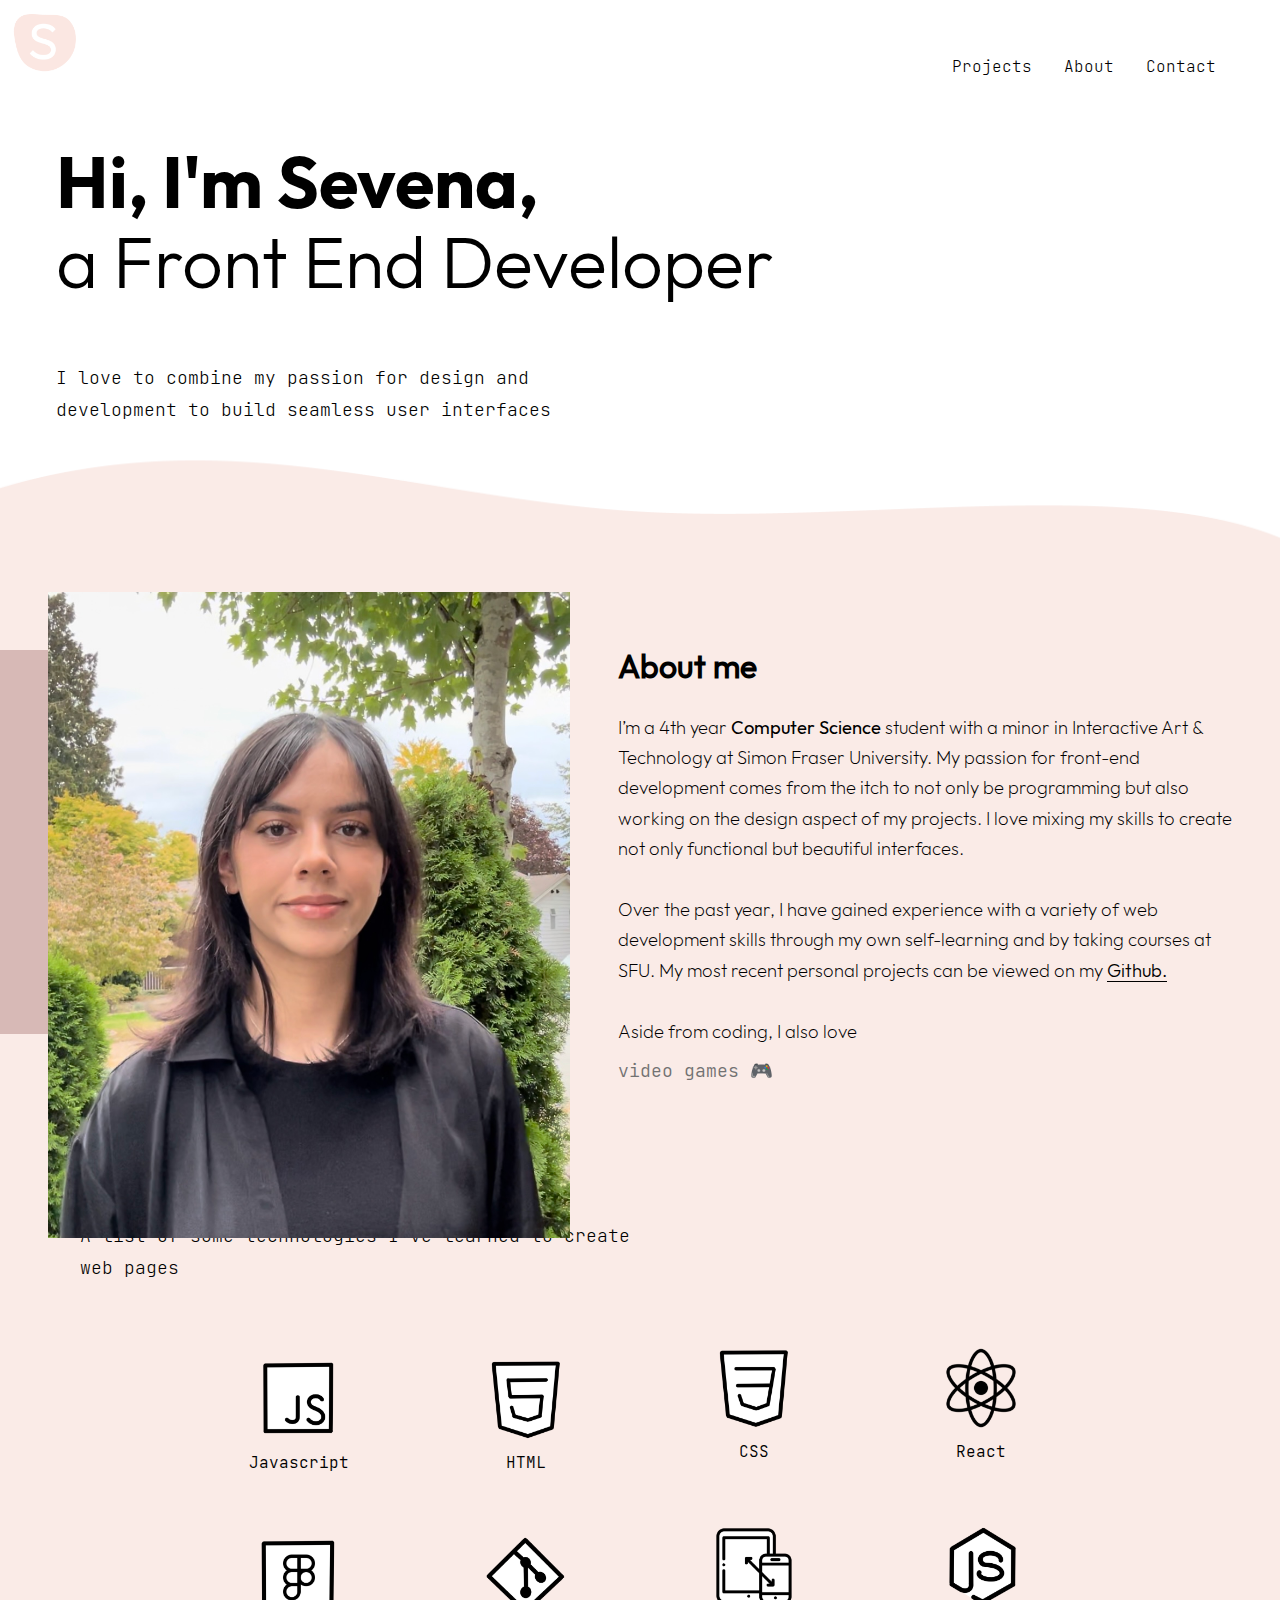
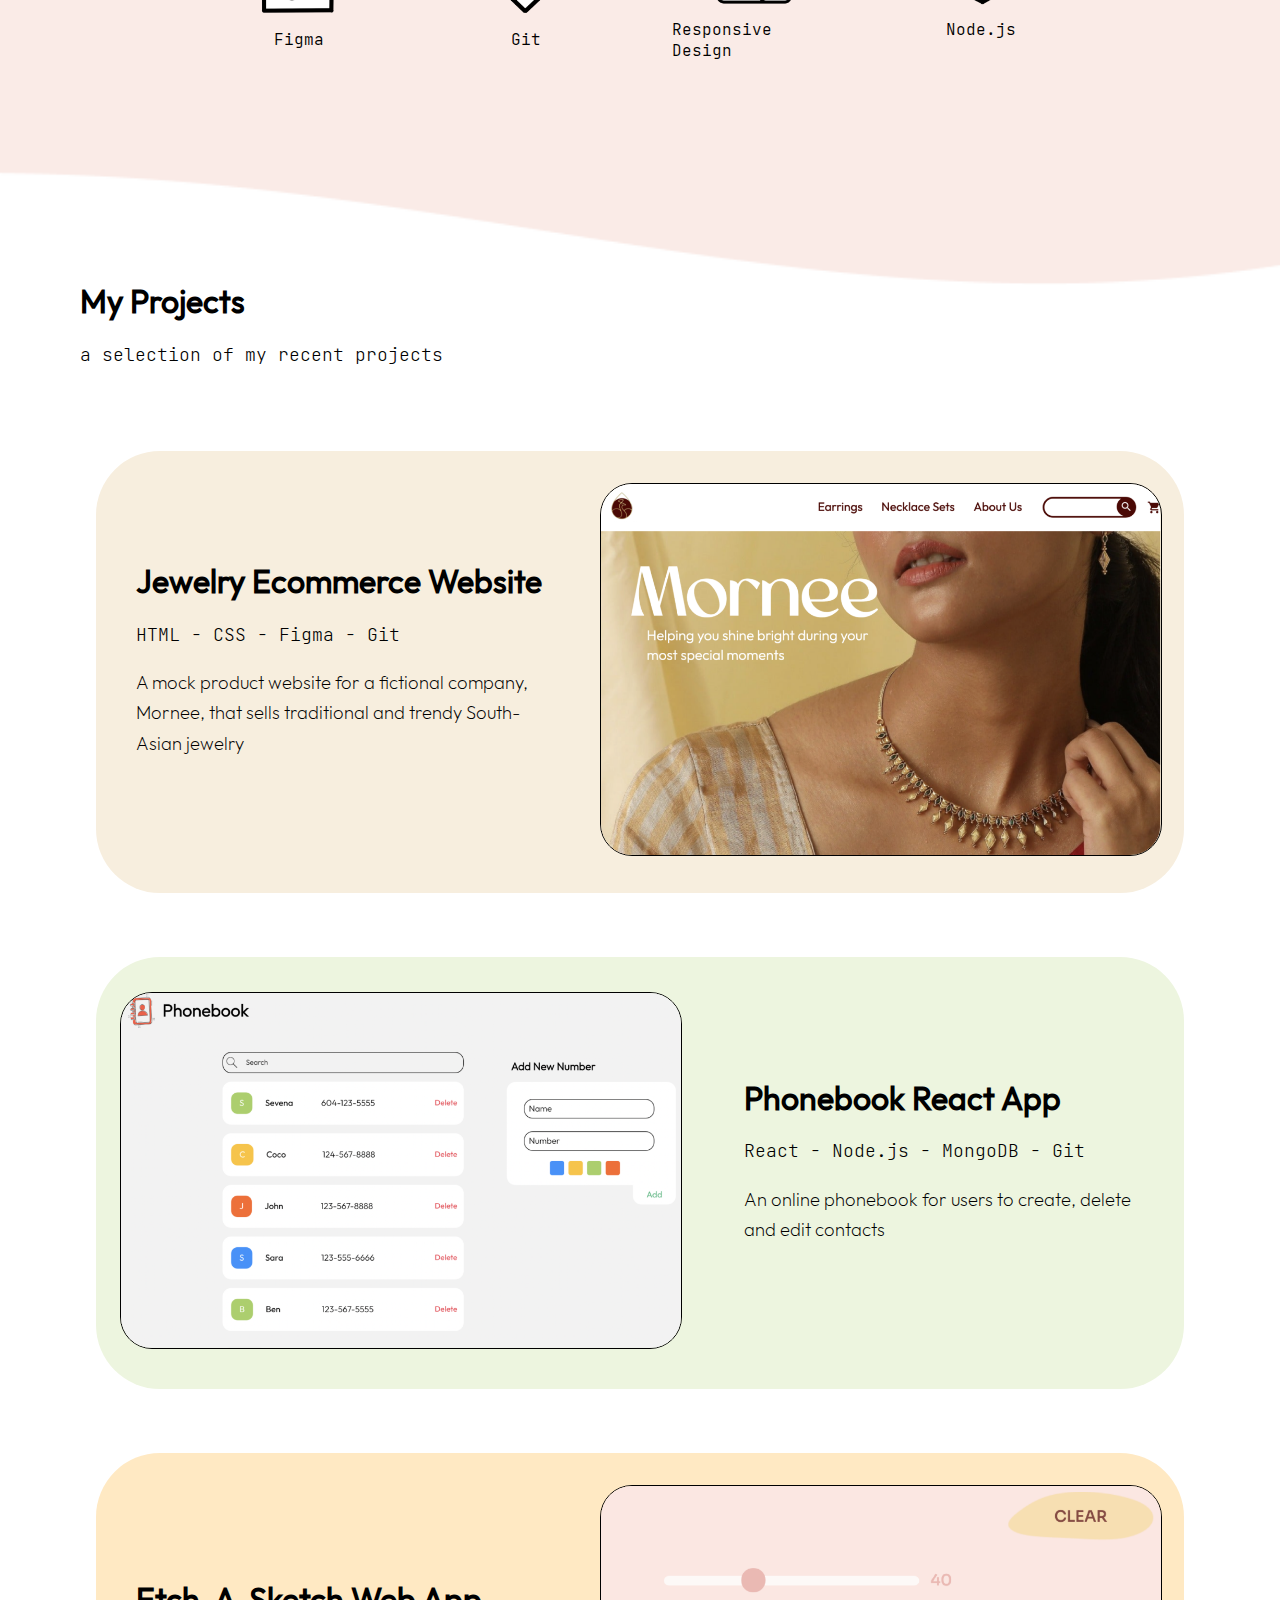
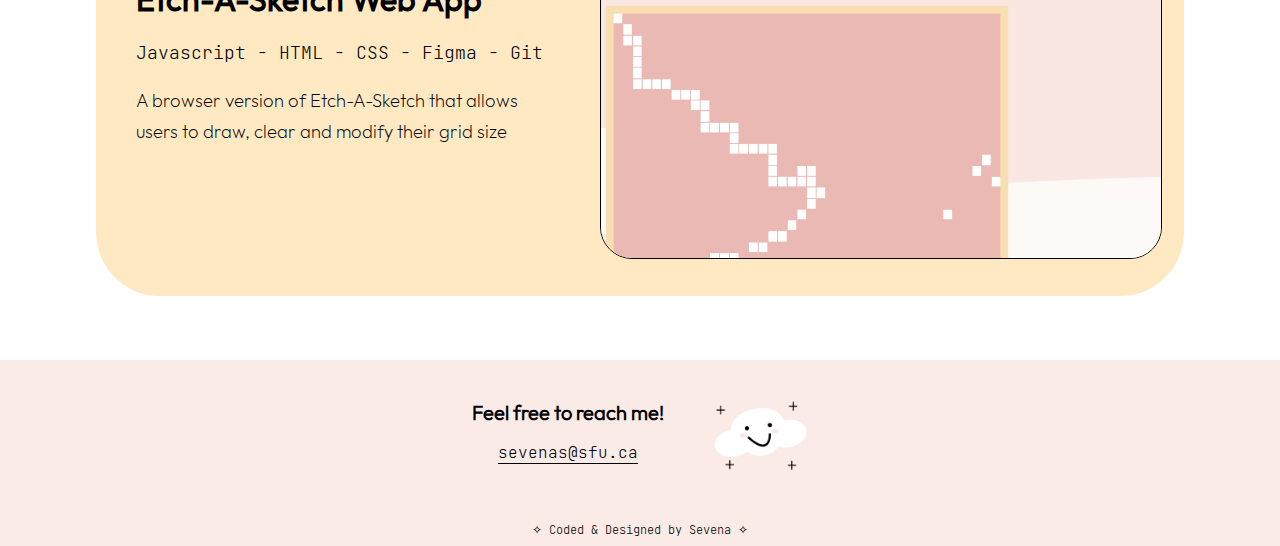
<file: index.html>
<!DOCTYPE html>
<html lang="en">

<head>
    <meta charset="UTF-8">
    <meta http-equiv="X-UA-Compatible" content="IE=edge">
    <meta name="viewport" content="width=device-width, initial-scale=1.0">
    <link rel="stylesheet" href="./style.css">
    <meta property="og:image" content="./images/preview-img.png" />
    <title>Sevena Sandhu-Portfolio</title>
</head>

<body>

    <!-- Nav Bar -->
    <nav class="menu">
        <a href="./index.html" class="logo-link">
            <div class="logo">
                <img src="./images/global/logo.png" class="image" width="234" height="216" alt="Link to homepage">
            </div>
        </a>
        <div class="menu-links">
            <a href="#projects" class="menu-link">Projects</a>
            <a href="#about" class="menu-link">About</a>
            <a href="#contact" class="menu-link">Contact</a>
        </div>
    </nav>

    <div class="content">
        <!-- INTRO -->
        <div class="heading-description">
            <div class="intro">
                <h1 class="name">Hi, I'm Sevena,</h1>
                <h1 class="dev-text">a Front End Developer</h1>
            </div>
            <p class="intro-paragraph sub-title-text">I love to combine my passion for design and development to build
                seamless user
                interfaces</p>
        </div>

        <!-- ABOUT -->
        <div class="about" id="about">
            <div class="about-content">
                <div class="profile-container">
                    <div class="profile-wrapper">
                        <picture>
                            <img
                                src="./images/home-page/profile-new.png"
                                width="2048"
                                height="1798"
                                class="profile-photo image"
                                alt="a headshot profile photo of Sevena" 
                            />
                        </picture>
                    </div>
                </div>
                <div class="about-description">
                    <h2 class="titles-text">About me</h2>
                    <p class="about-paragraph body-text">I’m a 4th year <span class="compsci-text">Computer
                            Science</span> student
                        with a minor in Interactive Art
                        & Technology at Simon
                        Fraser University. My passion for front-end development comes from the itch to not only be programming but also working on the design aspect of my projects.
                        I love mixing my skills to create not only functional but beautiful interfaces.</p>
                    <p class="about-paragraph body-text">Over the past year, I have gained experience with a variety of
                        web
                        development
                        skills through my own self-learning and by taking courses at SFU. My most recent personal
                        projects can be
                        viewed on my <a href="https://github.com/sevena-s" class="git-link">Github.</a>
                    </p>
                    <div class="hobby-text">
                        <p class="extra-about body-text">Aside from coding, I also love</p>
                        <p class="body-text swap-text"></p>
                    </div>
                </div>
            </div>
            <div class="toolbox">
                <!-- ToolBox -->
                <div class="tools-title">
                    <h2 class="titles-text">My Toolbox</h2>
                    <p class="sub-title-text">A list of some technologies I’ve learned to create web pages</p>
                </div>
                <div class="toolsbox-container">
                    <div class="list-container">
                        <div class="tools-list">
                            <div class="tool-item">
                                <div class="tool-wrapper">
                                    <img src="./images/home-page/tech-logos/js-icon.png" class="image" width="559" height="559"
                                        alt="black and white javascript logo">
                                </div>
                                <p class="tool-text">Javascript</p>
                            </div>
                            <div class="tool-item">
                                <div class="tool-wrapper">
                                    <img src="./images/home-page/tech-logos/figma-icon.png" class="image" width="559" height="559"
                                        alt="black and white figma logo">
                                </div>
                                <p class="tool-text">Figma</p>
                            </div>
                        </div>

                        <div class="tools-list">
                            <div class="tool-item">
                                <div class="tool-wrapper">
                                    <img src="./images/home-page/tech-logos/html-icon.png" class="image" width="559" height="559"
                                        alt="black and white HTML logo">
                                </div>
                                <p class="tool-text">HTML</p>
                            </div>
                            <div class="tool-item">
                                <div class="tool-wrapper">
                                    <img src="./images/home-page/tech-logos/git-icon.png" class="image" width="559" height="559"
                                        alt="black and white Git logo">
                                </div>
                                <p class="tool-text">Git</p>
                            </div>
                        </div>
                    </div>

                    <div class="list-container">
                        <div class="tools-list">
                            <div class="tool-item">
                                <div class="tool-wrapper">
                                    <img src="./images/home-page/tech-logos/css-icon.png" class="image" width="559" height="559"
                                        alt="black and white CSS logo">
                                </div>
                                <p class="tool-text">CSS</p>
                            </div>
                            <div class="tool-item">
                                <div class="tool-wrapper">
                                    <img src="./images/home-page/tech-logos/responsive-icon.png" class="image" width="559"
                                        height="559" alt="black and white icon of an ipad and iphone">
                                </div>
                                <p class="tool-text">Responsive Design</p>
                            </div>
                        </div>

                        <div class="tools-list">
                            <div class="tool-item">
                                <div class="tool-wrapper">
                                    <img src="./images/home-page/tech-logos/react-icon.png" class="image" width="559" height="559"
                                        alt="black and white React.js logo">
                                </div>
                                <p class="tool-text">React</p>
                            </div>
                            <div class="tool-item">
                                <div class="tool-wrapper">
                                    <img src="./images/home-page/tech-logos/nodejs.png" class="image" width="559" height="559"
                                        alt="black and white Node.js logo">
                                </div>
                                <p class="tool-text">Node.js</p>
                            </div>
                        </div>
                    </div>

                </div>
            </div>
        </div>

        <!-- PROJECTS -->
        <div class="projects" id="projects">
            <div class="project-title-container">
                <h2 class="titles-text">My Projects</h2>
                <p class="sub-title-text">a selection of my recent projects</p>
            </div>
            <div class="projects-list">
                <!-- Jewelry -->
                <a href="./pages/jewelry.html" class="project-link project1">
                    <div class="project-item1">
                        <div class="project-text">
                            <h3 class="titles-text">Jewelry Ecommerce Website</h3>
                            <p class="sub-title-text">HTML - CSS - Figma - Git</p>
                            <p class="body-text">A mock product website for a fictional company, Mornee, that sells
                                traditional and trendy South-Asian jewelry
                            </p>
                        </div>
                        <div class="project-img-wrapper">
                            <picture>
                                <source
                                    srcset="
                                        ./images/home-page/jewelry-project450.png   400w,
                                        ./images/home-page/jewelry-project1072.png  1072w,
                                        ./images/home-page/jewelry-project1939.png  1039w
                                    "
                                    class="image"
                                />
            
                                <img
                                    src="./images/home-page/jewelry-project1939.png "
                                    width="1939"
                                    height="1288"
                                    class="image proj-img"
                                    alt="Screenshot of website for the jewelry ecommerce project"> 
                            </picture>
                        </div>
                    </div>
                </a>
                <!-- Phonebook -->
                <a href="./pages/phonebook.html" class="project-link">
                    <div class="project-item2">
                        <div class="project-img-wrapper">
                            <picture>
                                <source
                                    srcset="
                                        ./images/home-page/phonebook-project382.png   400w,
                                        ./images/home-page/phonebook-project1098.png  1098w,
                                        ./images/home-page/phonebook-project1996.png  1996w
                                    "
                                    class="image"
                                />
                                <img
                                    src="./images/home-page/phonebook-project1996.png"
                                    width="1996"
                                    height="1267"
                                    class="image proj-img"
                                    alt="Screenshot of website for the phonebook project"> 
                            </picture>
                        </div>
                        <div class="project-text">
                            <h3 class="titles-text">Phonebook React App</h3>
                            <p class="sub-title-text">React - Node.js - MongoDB - Git</p>
                            <p class="body-text">An online phonebook for users to create,
                                delete and edit contacts
                            </p>
                        </div>
                    </div>
                </a>
                <!-- Etch-A-Sketch -->
                <a href="./pages/etch.html" class="project-link">
                    <div class="project-item3">
                        <div class="project-text">
                            <h3 class="titles-text">Etch-A-Sketch Web App</h3>
                            <p class="sub-title-text">Javascript - HTML - CSS - Figma - Git</p>
                            <p class="body-text">A browser version of Etch-A-Sketch that allows
                                users to draw, clear and modify their grid size
                            </p>
                        </div>
                        <div class="project-img-wrapper">
                            <picture>
                                <source
                                    srcset="
                                        ./images/home-page/etch-project390.png   400w,
                                        ./images/home-page/etch-project1109.png  1109w,
                                        ./images/home-page/etch-project1937.png  1996w
                                    "
                                    class="image"
                                />
                                <img
                                    src="./images/home-page/etch-project1937.png"
                                    width="1937"
                                    height="1288"
                                    class="image proj-img"
                                    alt="Screenshot of project website for etch-sketch"> 
                            </picture>
                        </div>
                    </div>
                </a>
            </div>
        </div>

    </div>

    <!-- FOOTER -->
    <footer class="foot" id="contact">
        <div class="contact">
            <div class="contact-text">
                <h2 class="footer-title">Feel free to reach me!</h2>
                <a href="mailto:sevenas@sfu.ca" class="social-link">sevenas@sfu.ca</a>
            </div>
            <div class="cloud-wrapper">
                <img src="./images/global/cloudy.gif" class="image" width="453" height="436"
                    alt="Gif of a cartoon cloud with sparkles">
            </div>
        </div>
        <div class="copywrite">✧ Coded & Designed by Sevena ✧</div>
    </footer>
</body>

</html>
</file>
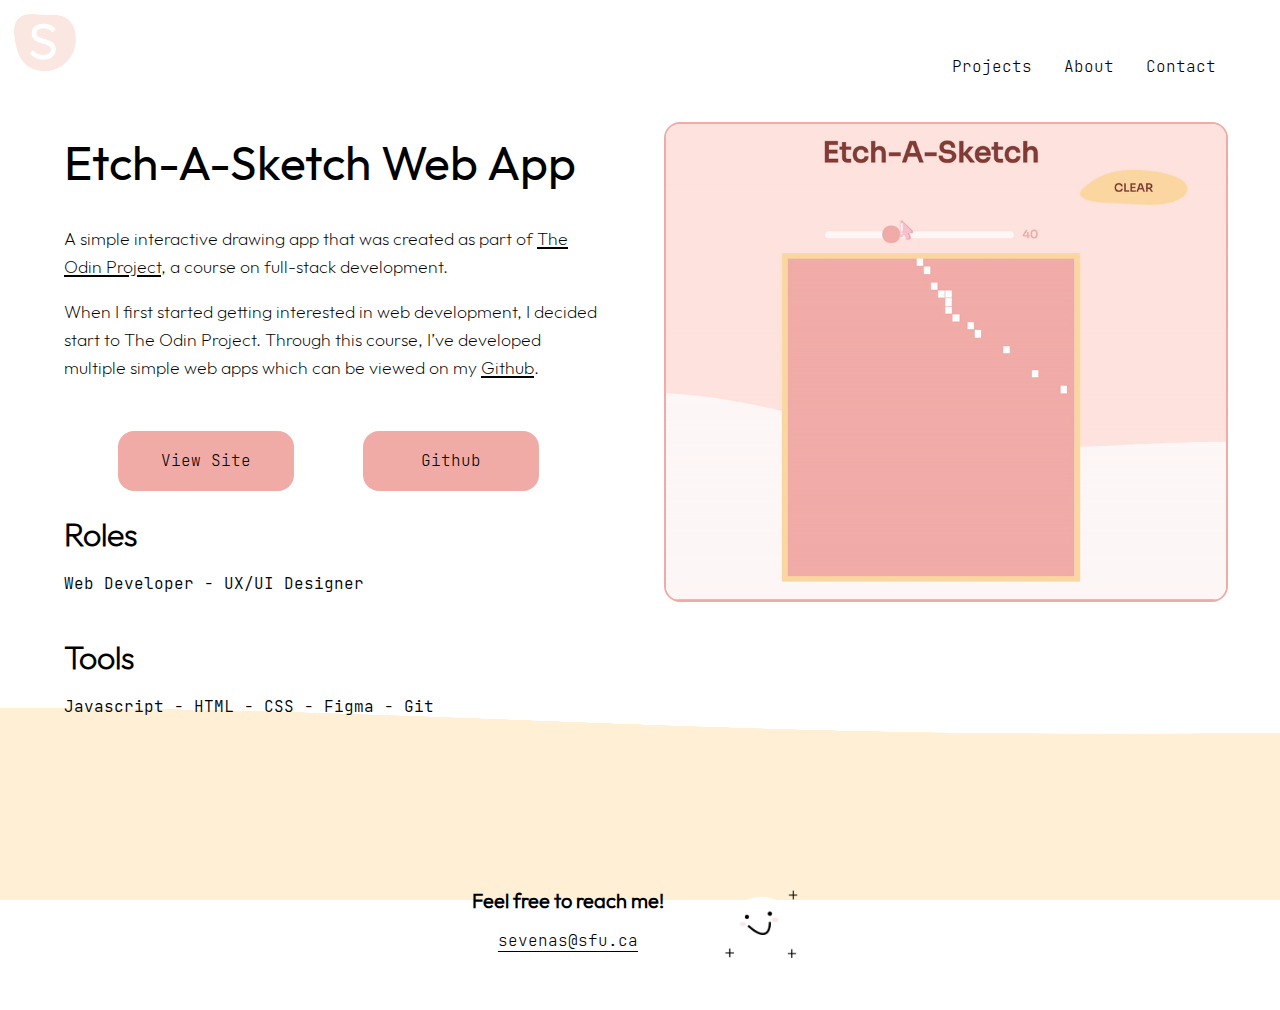
<file: pages/etch.html>
<!DOCTYPE html>
<html lang="en">

<head>
    <meta charset="UTF-8">
    <meta http-equiv="X-UA-Compatible" content="IE=edge">
    <meta name="viewport" content="width=device-width, initial-scale=1.0">
    <link rel="stylesheet" href="../style.css">
    <link rel="stylesheet" href="../styles/etch.css">
    <title>Etch-Project</title>
</head>

<body>

    <!-- Nav Bar -->
    <nav class="menu">
        <a href="../index.html" class="logo-link">
            <div class="logo">
                <img src="../images/global/logo.png" class="image" width="234" height="216" alt="Link to portfolio homepage">
            </div>
        </a>
        <div class="menu-links">
            <a href="../index.html#projects" class="menu-link">Projects</a>
            <a href="../index.html#about" class="menu-link">About</a>
            <a href="../index.html#contact" class="menu-link">Contact</a>
        </div>
    </nav>

    <div class="content">
        <div class="top-intro">
            <div class="brief">
                <h1 class="title">Etch-A-Sketch Web App</h1>
                <p class="context">A simple interactive drawing app that was created as part of <a
                        href="https://www.theodinproject.com/" class="oden-link">The Odin Project</a>, a course on
                    full-stack development.</p>
                <p class="context">When I first started getting interested in web development, I decided start to The Odin Project.
                    Through this course, I’ve developed multiple simple web apps which can be viewed on my <a
                        href="https://github.com/sevena-s" class="oden-link">Github</a>.</p>
                <div class="links">
                    <a href="https://sevena-s.github.io/Etch_A_Sketch/"
                        class="link image">
                        <p class="link-text">View Site</p>
                    </a>
                    <a href="https://github.com/sevena-s/Etch_A_Sketch" class="link image">
                        <p class="link-text">Github</p>
                    </a>
                </div>
                <div class="project-details">
                    <div>
                        <h2 class="details-title">Roles</h2>
                        <p class="tools-text">Web Developer - UX/UI Designer</p>
                    </div>
                    <div>
                        <h2 class="details-title">Tools</h2>
                        <p class="tools-text">Javascript - HTML - CSS - Figma - Git</p>
                    </div>
                </div>
            </div>
            <div class="gif-container">
                <img src="../images/etch-page/etch-gif.gif" class="image gif" width="800" height="691" alt="Gif of user playing with the etch-a-sketch site">
            </div>
        </div>
    </div>

    <!-- FOOTER -->
    <footer id="contact">
        <div class="contact">
            <div class="contact-text">
                <h2 class="footer-title">Feel free to reach me!</h2>
                <a href="mailto:sevenas@sfu.ca" class="social-link">sevenas@sfu.ca</a>
            </div>
            <div class="cloud-wrapper">
                <img src="../images/global/cloudy.gif" class="image" width="453" height="436"
                    alt="Gif of a cartoon cloud with sparkles">
            </div>
        </div>
    </footer>
</body>

</html>
</file>
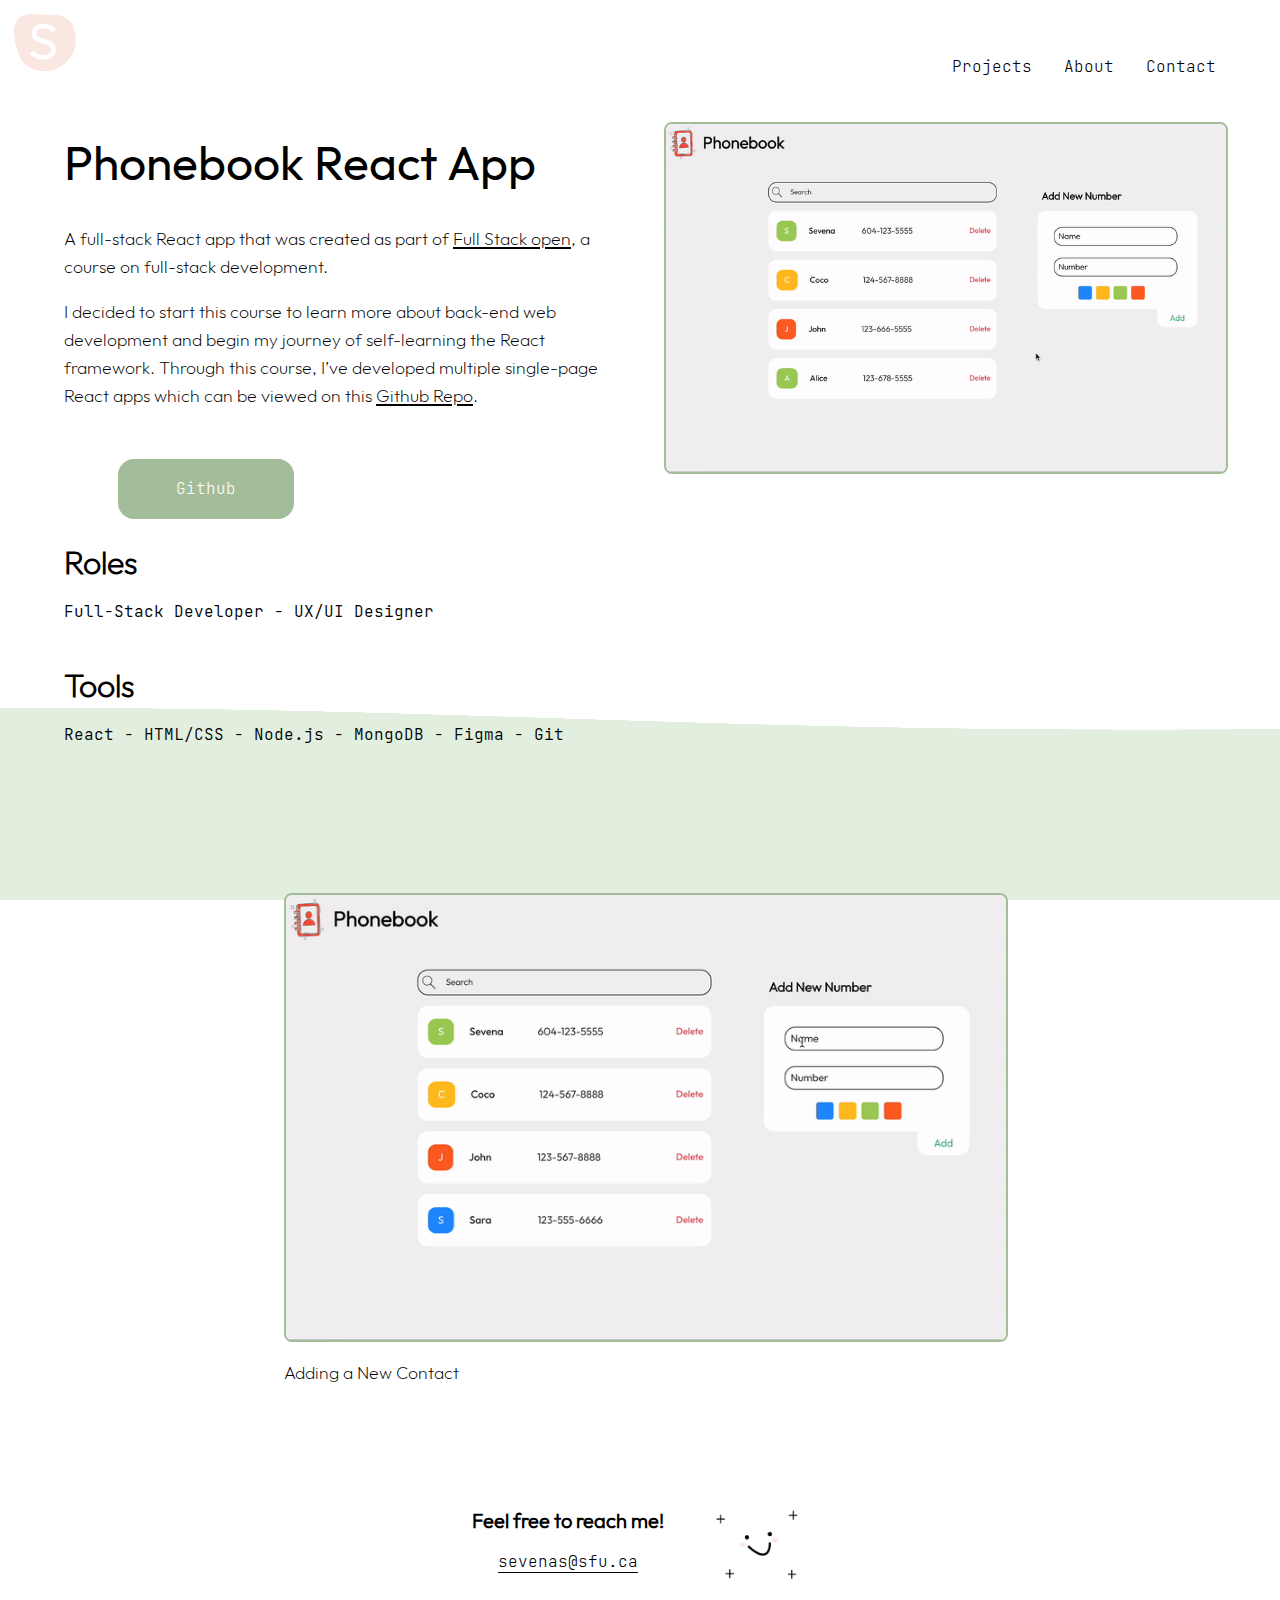
<file: pages/phonebook.html>
<!DOCTYPE html>
<html lang="en">

<head>
    <meta charset="UTF-8">
    <meta http-equiv="X-UA-Compatible" content="IE=edge">
    <meta name="viewport" content="width=device-width, initial-scale=1.0">
    <link rel="stylesheet" href="../style.css">
    <link rel="stylesheet" href="../styles/phone.css">
    <title>Phonebook-Project</title>
</head>

<body>

    <!-- Nav Bar -->
    <nav class="menu">
        <a href="../index.html" class="logo-link">
            <div class="logo">
                <img src="../images/global/logo.png" class="image" width="234" height="216" alt="Link to portfolio homepage">
            </div>
        </a>
        <div class="menu-links">
            <a href="../index.html#projects" class="menu-link">Projects</a>
            <a href="../index.html#about" class="menu-link">About</a>
            <a href="../index.html#contact" class="menu-link">Contact</a>
        </div>
    </nav>

    <div class="content">
        <div class="top-intro">
            <div class="brief">
                <h1 class="title">Phonebook React App</h1>
                <p class="context">A full-stack React app that was created as part of <a
                        href="https://fullstackopen.com/en/" class="oden-link">Full Stack open</a>, a course on
                    full-stack development.</p>
                <p class="context">I decided to start this course to learn more about back-end web development and begin my
                    journey of self-learning the React framework.
                    Through this course, I’ve developed multiple single-page React apps which can be viewed on this <a
                        href="https://github.com/sevena-s/fullstackexercises" class="oden-link">Github Repo</a>.</p>
                <div class="links">
                    <a href="https://github.com/sevena-s/fullstackexercises/tree/master/Part3" class="link image">
                        <p class="link-text">Github</p>
                    </a>
                </div>
                <div class="project-details">
                    <div>
                        <h2 class="details-title">Roles</h2>
                        <p class="tools-text">Full-Stack Developer - UX/UI Designer</p>
                    </div>
                    <div>
                        <h2 class="details-title">Tools</h2>
                        <p class="tools-text">React - HTML/CSS - Node.js - MongoDB - Figma - Git</p>
                    </div>
                </div>
            </div>
            <div class="gif-container">
                <img src="../images/phonebook-page/phone-gif.gif" class="image gif" width="800" height="495" alt="Gif of user performing actions on the phonebook project site">
            </div>
        </div>
        <div class="temp-images">
            <div class="image-container">
                <div class="gif-container-project">
                    <img src="../images/phonebook-page/adding-contact.gif" class="image gif" width="800" height="495" alt="Gif of user adding a new contact on website">
                </div>
                <p class="img-txt">Adding a New Contact</p>
            </div>
        </div>
    </div>

    <!-- FOOTER -->
    <footer id="contact">
        <div class="contact">
            <div class="contact-text">
                <h2 class="footer-title">Feel free to reach me!</h2>
                <a href="mailto:sevenas@sfu.ca" class="social-link">sevenas@sfu.ca</a>
            </div>
            <div class="cloud-wrapper">
                <img src="../images/global/cloudy.gif" class="image" width="453" height="436"
                    alt="Gif of a cartoon cloud with sparkles">
            </div>
        </div>
    </footer>
</body>

</html>
</file>
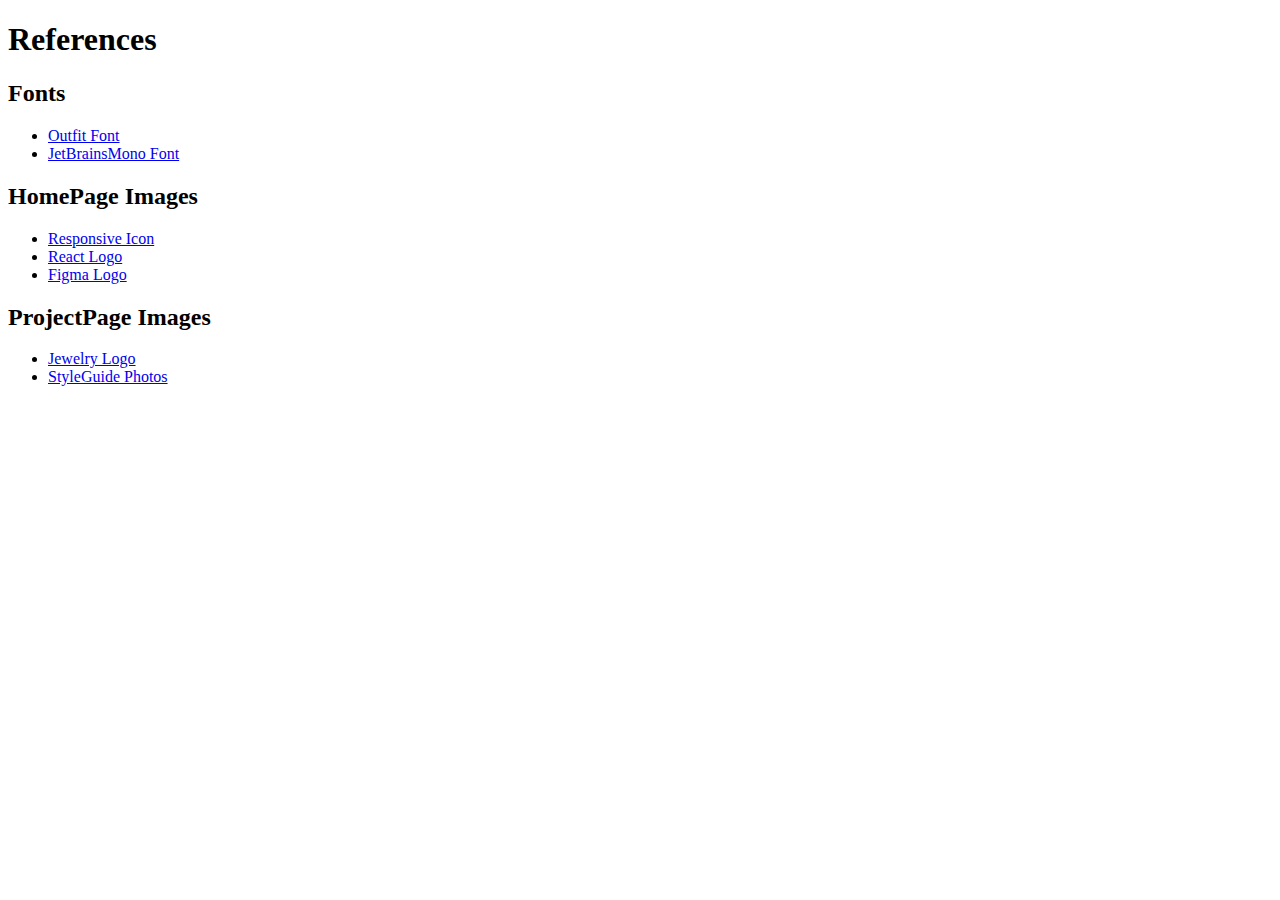
<file: pages/references.html>
<!DOCTYPE html>
<html lang="en">
<head>
    <meta charset="UTF-8">
    <meta http-equiv="X-UA-Compatible" content="IE=edge">
    <meta name="viewport" content="width=device-width, initial-scale=1.0">
    <title>References</title>
</head>
<body>
    <h1>References</h1>
    <h2>Fonts</h2>
    <ul>
        <li><a href="https://fonts.google.com/specimen/Outfit">Outfit Font</a></li>
        <li><a href="https://fonts.google.com/specimen/JetBrains+Mono">JetBrainsMono Font</a></li>

    </ul>
    <h2>HomePage Images</h2>
    <ul>
        <li><a href="https://www.flaticon.com/free-icons/responsive">Responsive Icon</a></li>
        <li><a href="https://icon-icons.com/icon/react-logo/144942">React Logo</a></li>
        <li><a href="https://www.flaticon.com/free-icons/figma">Figma Logo</a></li>
    </ul>
    <h2>ProjectPage Images</h2>
    <ul>
        <li><a href="https://stock.adobe.com/ca/images/elegant-line-peacock-logo-with-diamond-for-jewelry-fashion-beauty-company-luxury-simple-decorative-bird-peafowl-in-drop-logo/343146585?as_campaign=ftmigration2&as_channel=dpcft&as_campclass=brand&as_source=ft_web&as_camptype=acquisition&as_audience=users&as_content=closure_asset-detail-page">Jewelry Logo</a></li>
        <li><a href="https://www.tarinika.com/">StyleGuide Photos</a></li>
    </ul>
</body>
</html>
</file>
<file: style.css>
@font-face {
    font-family: Outfit-reg;
    src: url(./fonts/Outfit-Regular.woff2) format('woff2');
}
@font-face {
    font-family: Outfit-med;
    src: url(./fonts/Outfit-Medium.woff2) format('woff2');
}
@font-face {
    font-family: Outfit-bold;
    src: url(./fonts/Outfit-Bold.woff2) format('woff2');
}
@font-face {
    font-family: Outfit-lit;
    src: url(./fonts/Outfit-Light.woff2) format('woff2');
}
@font-face {
    font-family: Outfit-exLit;
    src: url(./fonts/Outfit-ExtraLight.woff2) format('woff2');
}

@font-face {
    font-family: Jet-reg;
    src: url(./fonts/JetBrainsMono-Regular.woff2) format('woff2');
}

@font-face {
    font-family: Jet-Light;
    src: url(./fonts/JetBrainsMono-Light.woff2) format('woff2');
}

@font-face {
    font-family: Jet-exLight;
    src: url(./fonts/JetBrainsMono-ExtraLight.woff2) format('woff2');
}

@font-face {
    font-family: Jet-thin;
    src: url(./fonts/JetBrainsMono-Thin.woff2) format('woff2');
}

a{
    text-decoration: none;
    color: black;
}

h1{
    display: block;
    margin-top: 1.1rem;
    margin-bottom: 1.1rem;
    margin-left: 0;
    margin-right: 0;
    font-weight: normal;
    font-size: 4.5rem;
}

body{
    font-family: Outfit-lit;
    margin: 0;
}

.image{
    height: auto;
    width: 100%;
    flex-shrink: 0;
}

/* Classes for Different Fonts */

.body-text{
    font-family: Outfit-exlit;
    font-size: 1.15rem;
    line-height: 1.9rem;
}

.titles-text{
    font-family: Outfit-reg;
    font-size: 2rem;
    margin-top: 0;
    margin-bottom: 1rem;
}

.sub-title-text{
    font-family: Jet-exLight;
    font-size: 1.1rem;
    line-height: 2rem;
    max-width: 35rem;
    margin-bottom: 0;
}

/* Menu */

.logo-link{
    margin: 1% 0 1% 1%;
    transition-duration: 0.5s;
}

.logo-link:hover, .logo-link:focus{
    transform: scale(1.2);
}

.logo{
    max-width: 4rem;
}

.menu{
    font-family: Jet-exLight;
    font-size: 1rem;
    word-spacing: 1rem;
    display: flex;
    align-items: end;
    position: -webkit-sticky;
	position: sticky;
	top: 0;
    z-index: 9999;
    background-color: white;
}

.menu-links{
    margin-left: auto;
    margin-right: 4rem;
    margin-bottom: 1%;
    display: flex;
    gap: 2rem;
}

.menu-link{
    transition-duration: 0.5s;
}

.menu-link:hover, .menu-link:focus{
    color: #F3B6B1;
}

/* CONTENT */

.content{
    margin: 0;
}

/* Intro */

.heading-description{
    background-image: url("./images/home-page/background.png");
    background-size: cover;
    background-position: bottom;
    background-repeat: no-repeat;
    padding-bottom: 10rem;
}

.intro,.intro-paragraph{
    margin: 3.5rem 3.5rem 0 3.5rem;
}

.intro{
    max-width: 60rem;
    line-height: 5rem;
}

.name{
    font-family: Outfit-bold;
    margin-bottom: 0;
}

.dev-text{
    margin-top: 0;
}

.intro-paragraph{
    margin-top: 3.5rem;
}

/* About */

.about{
    margin: 0 auto 0 auto;
    padding-bottom: 13rem;
    display: flex;
    flex-direction: column;
    background-image: url("./images/home-page/tools-background.png");
    background-size: cover;
    background-position: bottom;
    background-repeat: no-repeat;
    position: relative;
}

.about-content{
    display: flex;
    gap: 3rem;
    margin: 4rem 3rem 0 0;
}

.profile-container{
    background-color: #D7B9B6;
    position: relative;
    width: 34rem;
    height: 24rem;
    padding-left: 3rem;
}

.profile-wrapper{
    max-width: 35rem;
    min-width: 15rem;
    position: absolute;
    top: -15%;
}

.about-description{
    margin-left: auto;
    margin-right: auto;
    display: flex;
    flex-direction: column;
    align-self: center;
}

.about-paragraph{
    max-width: 40rem;
    margin-top: 0.75rem;
}

.compsci-text{
    font-family: Outfit-reg;
}

.git-link{
    border-bottom: 1px solid black;
    transition-duration: 0.5s;
    font-family: Outfit-lit;
}

.git-link:hover, .git-link:focus{
    color: #F3B6B1;
    border-bottom: 1px solid #F3B6B1;
}

/* Text Animation */

.hobby-text{
    display: flex;
    align-items: baseline;
    gap: 0.5rem;
    margin-top: 0.75rem;
}

.extra-about{
    margin: 0;
}

.swap-text{
    font-family: Jet-Light;
    margin: 0;
}

.swap-text:after{
    content: "video games 🎮";
    color: #727272;
    animation: swap 10s infinite;
}

/* Reference: https://stackoverflow.com/questions/42236440/change-text-with-a-css3-animation */
@keyframes swap {
    20%{
        content: "video games 🎮";
        color: #727272;
    }
    40%{
        content: "coffee ☕️";
        color: #816345;
    }
    60%{
        content: "dogs 🐕";
        color: #E5AD66;
    }
    80%{
        content: "fashion 👗";
        color: #37D7C4;
    }
    100%{
        content: "make-up 💄";
        color: #F96C78;
    }

}

/* Toolbox */

.tools-title{
    margin-left: 5rem;
    margin-top: 5rem;
}

.tools-description{
    margin: 0;
}

.toolsbox-container{
    margin-top: 4rem;
    display: flex;
    align-items: center;
    justify-content: center;
    gap: 4rem;
}

.list-container{
    display: flex;
    gap: 4rem;
}

.tools-list{
    display: flex;
    flex-direction: column;
    gap: 3rem;
    width: 10.2rem;
}

.tool-item{
    display: flex;
    flex-direction: column;
    align-items: center;
    justify-content: center;
    gap: 0.5rem;
}

.tool-wrapper{
    max-width: 5rem;
}

.tool-text{
    font-family: Jet-Light;
    margin-top: 0;
}

/* Projects */

.project-title-container{
    margin-left: 5rem;
}

.projects-list{
    margin: 5rem 3rem 0 3rem;
    justify-content: center;
    align-items: center;
    display: flex;
    flex-direction: column;
    gap: 4rem;
    position: relative;
}

.project-link{
    width: 100%;
    max-width: 68rem;
}

.project-item1{
    background-color: #F7EEDE;
}

.project-item2{
    background-color: #EDF5DF;
}

.project-item3{
    background-color: #FFE9C3;
}

.project-item1, .project-item2, .project-item3{
    border-radius: 4rem;
    padding: 2rem 1.5rem 2rem 1.5rem;
    transition-duration: 0.5s;
    min-height: 23rem;
    display: flex;
    justify-content: center;
    align-items: center;
    gap: 3rem;
}

.project-text{
    margin-left: 1rem;
    max-width: 30rem;
    transition-duration: 0.5s;
}

.project-img-wrapper{
    max-width: 35rem;
    transition-duration: 0.5s;
}

.proj-img{
    border-radius: 2rem;
    border: 1px solid black;
    border-radius: 2rem;
}

.project-link:hover div, .project-link:focus div{
    background-color: #f0f0f0;
    transform: scale(1.01);
}

/* Footer */

.foot{
    background-color: #FAEBE7;
}

.contact{
    display: flex;
    gap: 3rem;
    padding-bottom: 2rem;
    margin-top: 4rem;
    justify-content: center;
}

.cloud-wrapper{
    max-width: 6rem;
    margin-top: 2rem;
}

.contact-text{
    display: flex;
    flex-direction: column;
    justify-content: center;
    align-items: center;
}

.footer-title{
    font-size: 1.25rem;
}

.social-link{
    transition-duration: 0.5s;
    border-bottom: 1px solid black;
    font-family: Jet-exLight;
}

.social-link:hover, .social-link:focus{
    color: #F3B6B1;
    border-bottom: 1px solid #F3B6B1;
}

.copywrite{
    text-align: center;
    font-family: Jet-exLight;
    padding-bottom: 0.5rem;
    font-size: 0.75rem;
}

/* Media */

/* For Larger Screens */

@media(min-width: 112rem){
    .heading-description{
        padding-bottom: 5rem;
    }
}

@media(min-width: 90rem){
    .about-paragraph{
        max-width: 65rem;
    }

    .profile-container{
        width: 40rem;
    }
}

/* For Small Screens */

@media(max-width: 81rem){

    .hobby-text{
        flex-direction: column;
    }
}

@media(max-width: 69rem){

    .profile-container{
        height: 18rem;
    } 
    .profile-container{
        padding-left: 0;
    }
}

@media(max-width: 54.5rem){

    .heading-description{
        padding-bottom: 5rem;
    }

    .about-content{
        flex-direction: column;
        margin-right: 0;
    }

    .profile-container{
        width: 100%;
    }

    .profile-wrapper{
        top: -12%;
        margin-left: auto;
        margin-right: auto;
        left: 0;
        right: 0;
        max-width: 25rem;
        min-width: 15rem;
    }

    .hobby-text{
        flex-direction: row;
    }

    .about-description{
        margin-left: 3rem;
        margin-right: 3rem;
    }

    .about-paragraph{
        max-width: none;
    }

    .tools-title{
        margin-left: 3rem;
    }

    .tool-wrapper{
        max-width: 3.5rem;
    }

    .toolsbox-container, .list-container{
        gap: 1rem;
    }

    .project-item1, .project-item3{
        flex-direction: column-reverse;
    }

    .project-item2{
        flex-direction: column;
    }

    .project-item1, .project-item2, .project-item3{
        align-items: center;
        gap: 1rem;
        padding-bottom: 3rem;
    }

    .projects-list{
        margin: 3rem 5% 0 5%;
    }

    .project-text{
        margin-top: 1rem;
    }

    .about{
        padding-bottom: 6rem;
    }

}

@media(max-width: 46rem){

    .toolsbox-container{
        flex-direction: column;
    }

    .list-container{
        gap: 5rem;
    }
}

@media(max-width: 37rem){

    .hobby-text{
        flex-direction: column;
    }

    .intro,.intro-paragraph{
        margin: 3.5rem 2rem 0 2rem;
    }

    .footer-title, .social-link{
        font-size: 0.9rem;
    }
}

@media(max-width: 29.25rem){

    .profile-container{
        height: 16rem;
    }

    .list-container{
        gap: 1rem;
    }

    .tool-text{
        font-size: 0.7rem;
    }

    .tool-wrapper{
        max-width: 2.5rem;
    }

    .tools-list{
        width: 8rem;
    }

    .tools-title{
        margin: 4rem 1rem 0 1rem
    }

    h1{
        font-size: 3rem;
    }

    .intro{
        line-height: 3.5rem;
    }

    .intro-paragraph{
        margin-top: 2rem;
    }

    .body-text{
        font-size: 1rem;
    }

    .sub-title-text{
        font-size: 0.9rem;
    }

    .titles-text{
        font-size: 1.5rem;
    }

    .cloud-wrapper{
        max-width: 4rem;
    }

    .about-description, .project-title-container{
        margin-left: 1rem;
        margin-right: 1rem;
    }

    .menu-links{
        flex-direction: column;
        gap: 0.25rem;
        margin-right: 1rem;
        font-size: 0.9rem;
    }

    .project-img-wrapper{
        max-width: 20rem;
    }
}
</file>
<file: styles/etch.css>
body{
    background-image: url("../images/etch-page/etch-page.png");
    background-size: 200rem 12rem;
    background-position: bottom;
    background-repeat: no-repeat;
    background-attachment: fixed;
}

p{
    font-size: 1.1rem;
    font-family: Outfit-exLit;
    line-height: 1.75rem;
}

.content{
    margin: 2rem 3.5rem 2rem 4rem;
}

/* Top Intro */
.top-intro{
    display: flex;
    gap: 4rem;
    justify-content: center;
}

.brief{
    max-width: 40rem;
    margin-bottom: 3rem;
    display: flex;
    flex-direction: column;
    gap: 0;
}

.title{
    font-family: Outfit-reg;
    font-size: 3rem;
    margin-bottom: 1rem;
}

.context{
    margin-bottom: 0;
}

.tools-title{
    margin-top: 3rem;
    margin-left: 0;
    font-size: 2rem;
    margin-bottom: 0;
}

.tools-text{
    font-family: Jet-Light;
    font-size: 1rem;
}

.tools-main-title{
    font-size: 1.2rem;
}

.gif-container{
    display: flex;
    max-width: 35rem;
    min-width: 35rem;
    max-height: 30rem;
}

.gif{
    border-radius: 1rem;
    border: 2px solid #F1ABA7;
}

.links{
    display: flex;
    margin-top: 3rem;
    gap: 1rem;
}

.link{
    background-color: #F1ABA7;
    max-width: 11rem;
    min-width: 7rem;
    transition-duration: 0.5s;
    margin-left: 10%;
    border-radius: 1rem;
    text-align: center;
}

.link-text{
    color: black;
    font-family: Jet-exLight;
    font-size: 1rem;
}

.link:hover, .link:focus{
    transform: scale(1.04);
}

.oden-link{
    text-decoration: underline;
    text-decoration-thickness: 0.1rem;
    text-decoration-color: black;
    text-underline-offset: 0.1rem;
    transition-duration: 0.5s;
}

.oden-link:hover, .oden-link:focus{
    text-decoration-color: #F3B6B1;
    color: #F3B6B1;
}

/* Project Details */

.project-details{
    display: flex;
    flex-direction: column;
}

.details-title{
    margin-left: 0;
    font-size: 2rem;
    margin-bottom: 0;
    font-family: Outfit-exLit;
}

/* Process Analysis */

.analysis{
    margin: 3rem 5rem 0 5rem;
}

.process-text{
    margin-left: auto;
    margin-right: auto;
    max-width: 45rem;
}

.process-title{
    margin-top: 3rem;
    font-size: 2rem;
    margin-bottom: 0;
    padding-bottom: 1rem;
    padding-left: 0.5rem;
}

.sub-title{
    font-family: Jet-exLight;
    font-size: 1.1rem;
    margin: 0 0 2.5rem 0;
}

.second-title{
    margin-top: 3rem;
}

.code-text{
    max-width: 45rem;
    font-size: 1.1rem;
    font-family: Outfit-exLit;
    line-height: 1.75rem;
    margin: auto;
}



@media(max-width: 66.4rem){

    .context, .code-text{
        max-width: 40rem;
    }

    .gif-container{
        margin: auto;
        max-width: 40rem;
        max-height: 35rem;
    }

    .top-intro{
        flex-direction: column-reverse;
    }

    .brief{
        display: flex;
        flex-direction: column;
        justify-content: center;
        align-items: center;
        max-width: none;
    }

    .links{
        justify-content: center;
        gap: 3rem;
        margin-bottom: 2rem;
    }
}

@media(max-width: 43.4rem){
    .gif-container{
        min-width: 20rem;
    }

    .top-intro{
        gap: 1.5rem;
    }

    .brief{
        margin-bottom: 1rem;
    }

    .content{
        margin-left: 2rem;
        margin-right: 2rem;
    }
}

@media(max-width: 28rem){

    .links{
        flex-direction: column;
    }

    .link{
        margin-left: 0;
        min-width: 11rem;
    }

    .gif-container{
        min-width: 15rem;
    }

    p{
        font-size: 0.9rem;
    }

    .title{
        font-size: 2rem;
    }
}
</file>
<file: styles/phone.css>
body{
    background-image: url("../images/phonebook-page/phone-back.png");
    background-size: 200rem 12rem;
    background-position: bottom;
    background-repeat: no-repeat;
    background-attachment: fixed;
}

p{
    font-size: 1.1rem;
    font-family: Outfit-exLit;
    line-height: 1.75rem;
}

.content{
    margin: 2rem 3.5rem 2rem 4rem;
}

/* Top Intro */
.top-intro{
    display: flex;
    gap: 4rem;
    justify-content: center;
}

.brief{
    max-width: 40rem;
    margin-bottom: 3rem;
    display: flex;
    flex-direction: column;
    gap: 0;
}

.title{
    font-family: Outfit-reg;
    font-size: 3rem;
    margin-bottom: 1rem;
}

.context{
    margin-bottom: 0;
}

.tools-title{
    margin-top: 3rem;
    margin-left: 0;
    font-size: 2rem;
    margin-bottom: 0;
}

.tools-text{
    font-family: Jet-Light;
    font-size: 1rem;
}

.tools-main-title{
    font-size: 1.2rem;
}

.gif-container{
    display: flex;
    max-width: 35rem;
    min-width: 35rem;
    max-height: 22rem;
}

.gif{
    border-radius: 0.5rem;
    border: 2px solid #a3bd9a;
}

.links{
    display: flex;
    margin-top: 3rem;
    gap: 1rem;
}

.link{
    background-color: #a3bd9a;
    max-width: 11rem;
    min-width: 7rem;
    transition-duration: 0.5s;
    margin-left: 10%;
    border-radius: 1rem;
    text-align: center;
}

.link-text{
    color: white;
    font-family: Jet-exLight;
    font-size: 1rem;
}

.link:hover, .link:focus{
    transform: scale(1.04);
}

.oden-link{
    text-decoration: underline;
    text-decoration-thickness: 0.1rem;
    text-decoration-color: black;
    text-underline-offset: 0.1rem;
    transition-duration: 0.5s;
}

.oden-link:hover, .oden-link:focus{
    text-decoration-color: #F3B6B1;
    color: #F3B6B1;
}

/* Project Details */

.project-details{
    display: flex;
    flex-direction: column;
}

.details-title{
    margin-left: 0;
    font-size: 2rem;
    margin-bottom: 0;
    font-family: Outfit-exLit;
}

/* Temp gif section */

.temp-images{
    display: flex;
    flex-direction: column;
    align-items: center;
    justify-content: center;
    margin-top: 5rem;
}

.gif-container-project{
    display: flex;
    max-width: 45rem;
    min-width: 45rem;
    max-height: 32rem;
}

@media(max-width: 66.4rem){

    .context, .code-text{
        max-width: 40rem;
    }

    .gif-container{
        margin: auto;
        max-width: 40rem;
        max-height: 35rem;
    }

    .top-intro{
        flex-direction: column-reverse;
    }

    .brief{
        display: flex;
        flex-direction: column;
        justify-content: center;
        align-items: center;
        max-width: none;
    }

    .links{
        justify-content: center;
        gap: 3rem;
        margin-bottom: 2rem;
    }
}

@media(max-width: 43.4rem){
    .gif-container{
        min-width: 20rem;
    }

    .top-intro{
        gap: 1.5rem;
    }

    .brief{
        margin-bottom: 1rem;
    }

    .content{
        margin-left: 2rem;
        margin-right: 2rem;
    }
}

@media(max-width: 28rem){

    .links{
        flex-direction: column;
    }

    .link{
        margin-left: 0;
        min-width: 11rem;
    }

    .gif-container{
        min-width: 15rem;
    }

    p{
        font-size: 0.9rem;
    }

    .title{
        font-size: 2rem;
    }
}
</file>
